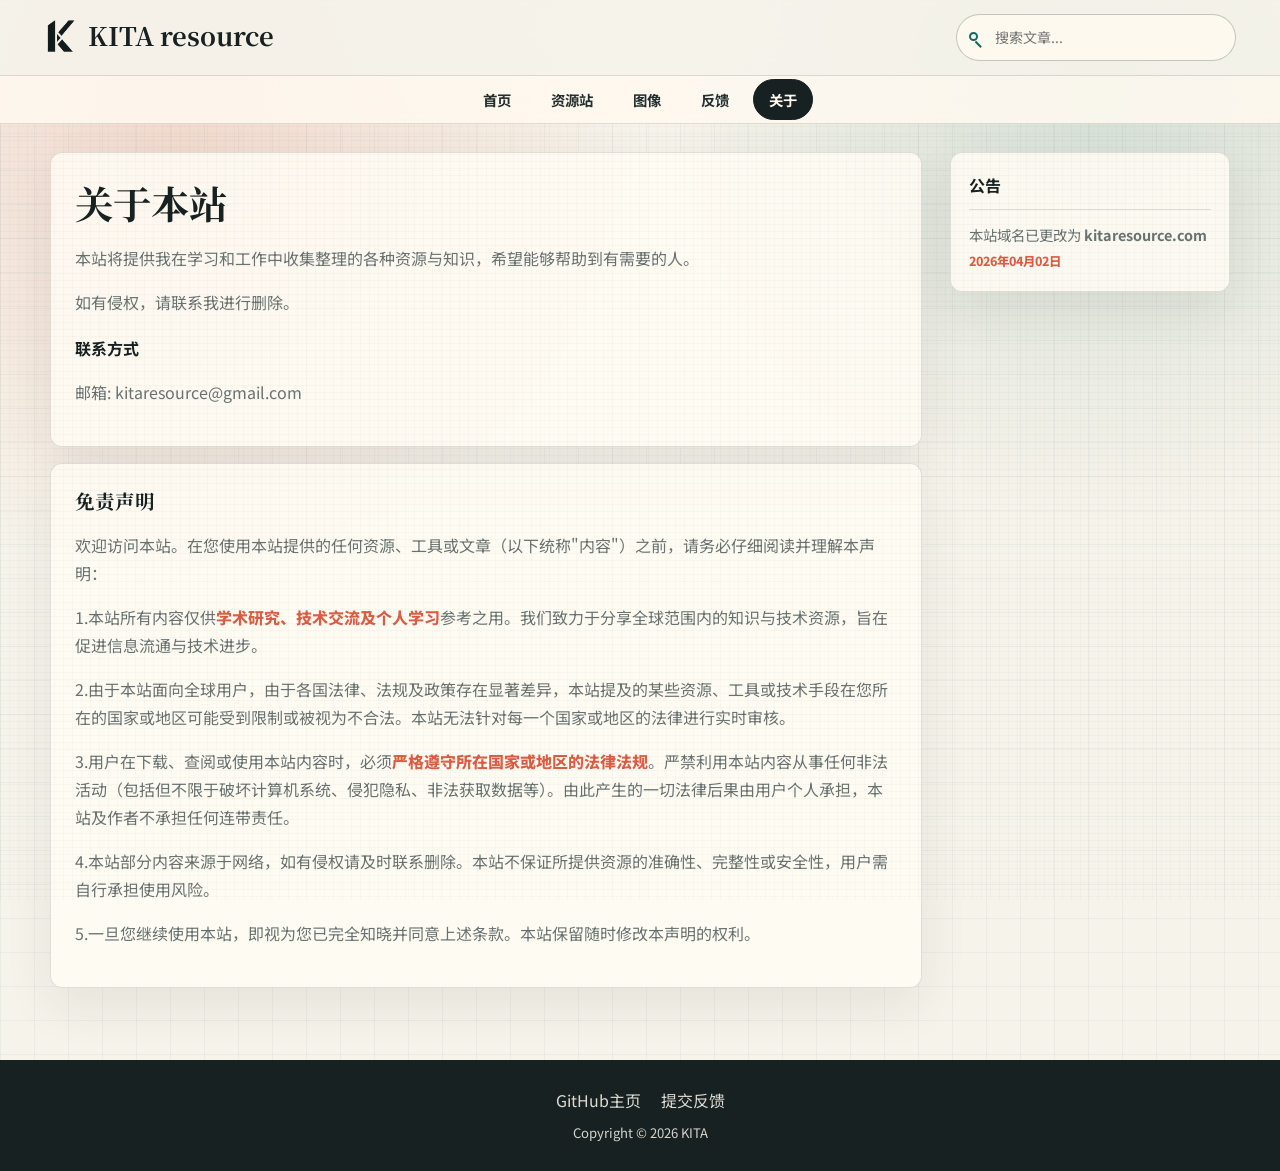
<file: about.html>
<!DOCTYPE html>
<html lang="zh">

<head>
    <meta charset="UTF-8">
    <meta name="viewport" content="width=device-width, initial-scale=1.0">
    <title>关于 — KITA resource</title>
    <meta name="description" content="关于KITA resource网站的介绍与免责声明。">
    <link rel="stylesheet" href="blog.css">
    <link rel="icon" type="image/png" href="assets/kita-logo-64.png">
</head>

<body>
    <header>
        <h1><a href="index.html"><img src="assets/kita-logo-64.png" alt="" class="site-logo">KITA resource</a></h1>
        <div class="search-box">
            <input type="search" id="searchInput" placeholder="搜索文章...">
            <div class="search-results" id="searchResults"></div>
        </div>
    </header>

    <nav>
        <input type="checkbox" id="menu-toggle" />
        <label for="menu-toggle" class="menu-icon">&#9776;</label>
        <div class="menu-links">
            <a href="index.html">首页</a>
            <a href="resource.html">资源站</a>
            <a href="pictures.html">图像</a>
            <a href="contact.html">反馈</a>
            <a href="about.html" class="active">关于</a>
        </div>
    </nav>

    <div class="page-body">
        <main>
            <div class="post">
                <h1>关于本站</h1>
                <p>本站将提供我在学习和工作中收集整理的各种资源与知识，希望能够帮助到有需要的人。</p>
                <p>如有侵权，请联系我进行删除。</p>
                <h4>联系方式</h4>
                <p>邮箱: kitaresource@gmail.com</p>
            </div>

            <div class="post">
                <h2>免责声明</h2>
                <p>欢迎访问本站。在您使用本站提供的任何资源、工具或文章（以下统称"内容"）之前，请务必仔细阅读并理解本声明：</p>
                <p>1.本站所有内容仅供<span class="important-text">学术研究、技术交流及个人学习</span>参考之用。我们致力于分享全球范围内的知识与技术资源，旨在促进信息流通与技术进步。
                </p>
                <p>2.由于本站面向全球用户，由于各国法律、法规及政策存在显著差异，本站提及的某些资源、工具或技术手段在您所在的国家或地区可能受到限制或被视为不合法。本站无法针对每一个国家或地区的法律进行实时审核。</p>
                <p>3.用户在下载、查阅或使用本站内容时，必须<span
                        class="important-text">严格遵守所在国家或地区的法律法规</span>。严禁利用本站内容从事任何非法活动（包括但不限于破坏计算机系统、侵犯隐私、非法获取数据等）。由此产生的一切法律后果由用户个人承担，本站及作者不承担任何连带责任。
                </p>
                <p>4.本站部分内容来源于网络，如有侵权请及时联系删除。本站不保证所提供资源的准确性、完整性或安全性，用户需自行承担使用风险。</p>
                <p>5.一旦您继续使用本站，即视为您已完全知晓并同意上述条款。本站保留随时修改本声明的权利。</p>
            </div>
        </main>

        <aside>
            <div class="announcement-bar">
                <h3>公告</h3>
                <div class="notice-item">
                    <div>本站域名已更改为 <strong>kitaresource.com</strong></div>
                    <div class="notice-date">2026年04月02日</div>
                </div>
            </div>
        </aside>
    </div>

    <footer>
        <div class="footer-content">
            <nav class="footer-links">
                <a href="https://github.com/kitai19019/" target="_blank">GitHub主页</a>
                <a href="contact.html">提交反馈</a>
            </nav>
            <p class="copyright">Copyright &copy; 2026 KITA</p>
        </div>
    </footer>
</body>

</html>
</file>
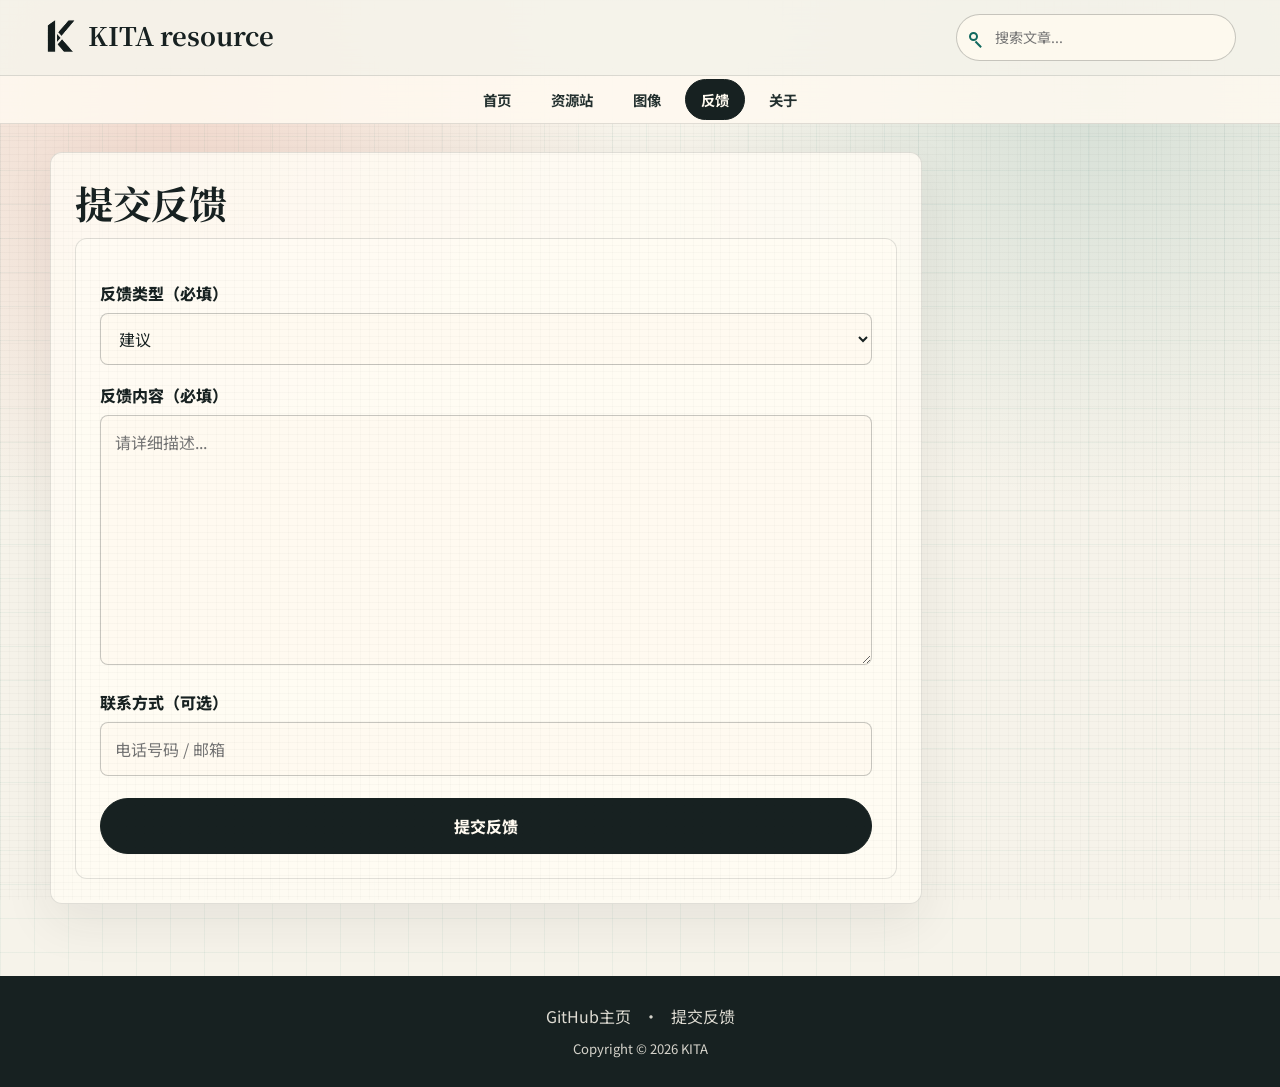
<file: contact.html>
<!DOCTYPE html>
<html lang="zh">

<head>
    <meta charset="UTF-8">
    <meta name="viewport" content="width=device-width, initial-scale=1.0">
    <title>提交反馈 — KITA resource</title>
    <meta name="description" content="向KITA resource提交反馈、建议或资源请求。">
    <link rel="stylesheet" href="blog.css">
    <link rel="icon" type="image/png" href="assets/kita-logo-64.png">
</head>

<body>
    <header>
        <h1><a href="index.html"><img src="assets/kita-logo-64.png" alt="" class="site-logo">KITA resource</a></h1>
        <div class="search-box">
            <input type="search" id="searchInput" placeholder="搜索文章...">
            <div class="search-results" id="searchResults"></div>
        </div>
    </header>

    <nav>
        <input type="checkbox" id="menu-toggle" />
        <label for="menu-toggle" class="menu-icon">&#9776;</label>
        <div class="menu-links">
            <a href="index.html">首页</a>
            <a href="resource.html">资源站</a>
            <a href="pictures.html">图像</a>
            <a href="contact.html" class="active">反馈</a>
            <a href="about.html">关于</a>
        </div>
    </nav>

    <div class="page-body">
        <main>
            <div class="post">
                <h1>提交反馈</h1>
                <form action="https://api.web3forms.com/submit" method="POST" id="feedbackForm">
                    <input type="hidden" name="access_key" value="5051d239-8091-474a-8a7c-e8c43d040cc6">

                    <label>反馈类型（必填）</label>
                    <select name="type" required>
                        <option value="建议">建议</option>
                        <option value="Bug报告">Bug报告</option>
                        <option value="资源请求">资源请求</option>
                        <option value="其他">其他</option>
                    </select>

                    <label>反馈内容（必填）</label>
                    <textarea name="message" rows="8" placeholder="请详细描述..." required></textarea>

                    <label>联系方式（可选）</label>
                    <input type="text" name="contact" placeholder="电话号码 / 邮箱">

                    <!-- Anti-spam hidden field -->
                    <input type="checkbox" name="botcheck" style="display:none;">

                    <button type="submit">提交反馈</button>
                </form>
            </div>
        </main>
    </div>

    <footer>
        <div class="footer-content">
            <nav class="footer-links">
                <a href="https://github.com/kitai19019/" target="_blank">GitHub主页</a> •
                <a href="contact.html">提交反馈</a>
            </nav>
            <p class="copyright">Copyright &copy; 2026 KITA</p>
        </div>
    </footer>

    <script>
        document.getElementById('feedbackForm').addEventListener('submit', function (e) {
            const btn = this.querySelector('button[type="submit"]');
            btn.textContent = '提交中...';
            btn.disabled = true;
            // web3forms will handle the redirect; show feedback after delay
            setTimeout(() => {
                alert('✅ 反馈提交成功！感谢你～我会尽快查看！');
                window.location.href = 'index.html';
            }, 1200);
        });
    </script>
</body>

</html>
</file>
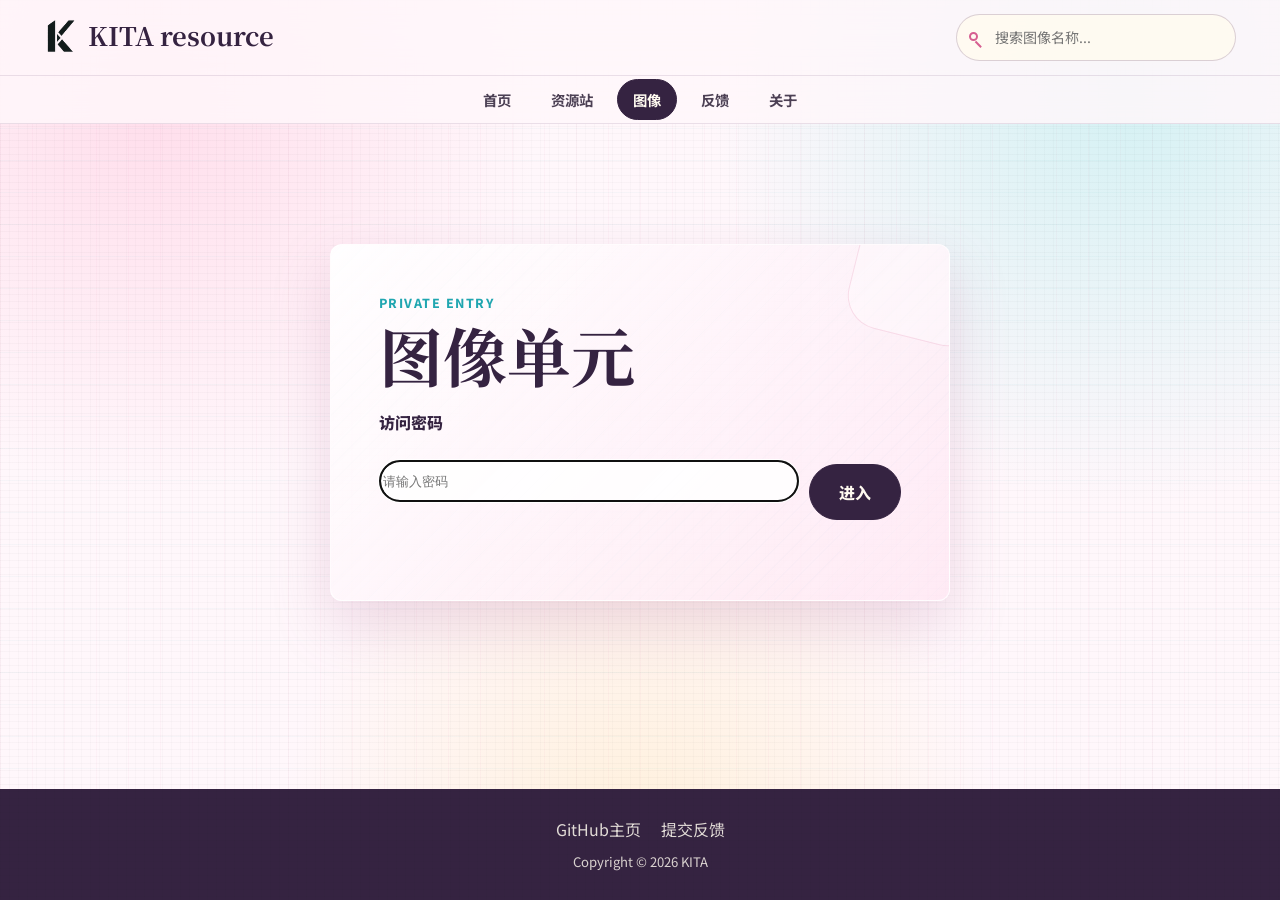
<file: pictures.html>
<!DOCTYPE html>
<html lang="zh">

<head>
    <meta charset="UTF-8">
    <meta name="viewport" content="width=device-width, initial-scale=1.0">
    <title>图像 — KITA resource</title>
    <meta name="description" content="KITA 使用模型制作的图像展示页，自动从公开图片仓库读取并按文件名排序。">
    <link rel="canonical" href="https://kitaresource.com/pictures.html">
    <link rel="stylesheet" href="blog.css">
    <link rel="icon" type="image/png" href="assets/kita-logo-64.png">
</head>

<body class="picture-page picture-locked">
    <header>
        <h1><a href="index.html"><img src="assets/kita-logo-64.png" alt="" class="site-logo">KITA resource</a></h1>
        <div class="search-box">
            <input type="search" id="searchInput" placeholder="搜索图像名称...">
            <div class="search-results" id="searchResults"></div>
        </div>
    </header>

    <nav>
        <input type="checkbox" id="menu-toggle" />
        <label for="menu-toggle" class="menu-icon">&#9776;</label>
        <div class="menu-links">
            <a href="index.html">首页</a>
            <a href="resource.html">资源站</a>
            <a href="pictures.html" class="active">图像</a>
            <a href="contact.html">反馈</a>
            <a href="about.html">关于</a>
        </div>
    </nav>

    <main class="picture-shell">
        <section class="picture-gate" id="pictureGate" aria-labelledby="pictureGateTitle">
            <div class="eyebrow">PRIVATE ENTRY</div>
            <h1 id="pictureGateTitle">图像单元</h1>
            <form class="picture-gate-form" id="pictureGateForm">
                <label for="picturePassword">访问密码</label>
                <div class="picture-password-row">
                    <input type="password" id="picturePassword" autocomplete="current-password" placeholder="请输入密码">
                    <button type="submit" class="btn">进入</button>
                </div>
                <p class="picture-gate-message" id="pictureGateMessage" aria-live="polite"></p>
            </form>
        </section>

        <div class="picture-content" id="pictureContent" hidden>
        <section class="picture-hero" aria-labelledby="pictureTitle">
            <div>
                <div class="eyebrow">MODEL IMAGE GALLERY</div>
                <h1 id="pictureTitle">图像</h1>
                <p>这里展示我使用模型制作的图片。页面会从公开图片仓库自动读取文件列表，并按文件名的字母顺序竖排展示。</p>
            </div>
            <div class="picture-hero-badge" aria-label="图像仓库">
                <span>Source</span>
                <strong>KITAI19019/pictures</strong>
            </div>
        </section>

        <div class="picture-layout">
            <aside class="picture-sidebar" aria-label="按首字母筛选">
                <div class="picture-sidebar-inner">
                    <h2>首字母</h2>
                    <div class="letter-list" id="letterList">
                        <button type="button" class="letter-chip active" data-letter="all">全部</button>
                    </div>
                </div>
            </aside>

            <section class="picture-gallery" aria-live="polite">
                <div class="picture-toolbar">
                    <div>
                        <span class="picture-count" id="pictureCount">读取中</span>
                        <p id="pictureStatus">正在整理图像列表...</p>
                    </div>
                    <a class="btn secondary" href="https://github.com/KITAI19019/pictures" target="_blank" rel="noopener">查看仓库</a>
                </div>
                <div class="picture-list" id="pictureList"></div>
            </section>
        </div>
        </div>
    </main>

    <footer>
        <div class="footer-content">
            <nav class="footer-links">
                <a href="https://github.com/kitai19019/" target="_blank">GitHub主页</a>
                <a href="contact.html">提交反馈</a>
            </nav>
            <p class="copyright">Copyright &copy; 2026 KITA</p>
        </div>
    </footer>

    <script src="scripts.js"></script>
    <script src="pictures.js"></script>
</body>

</html>
</file>
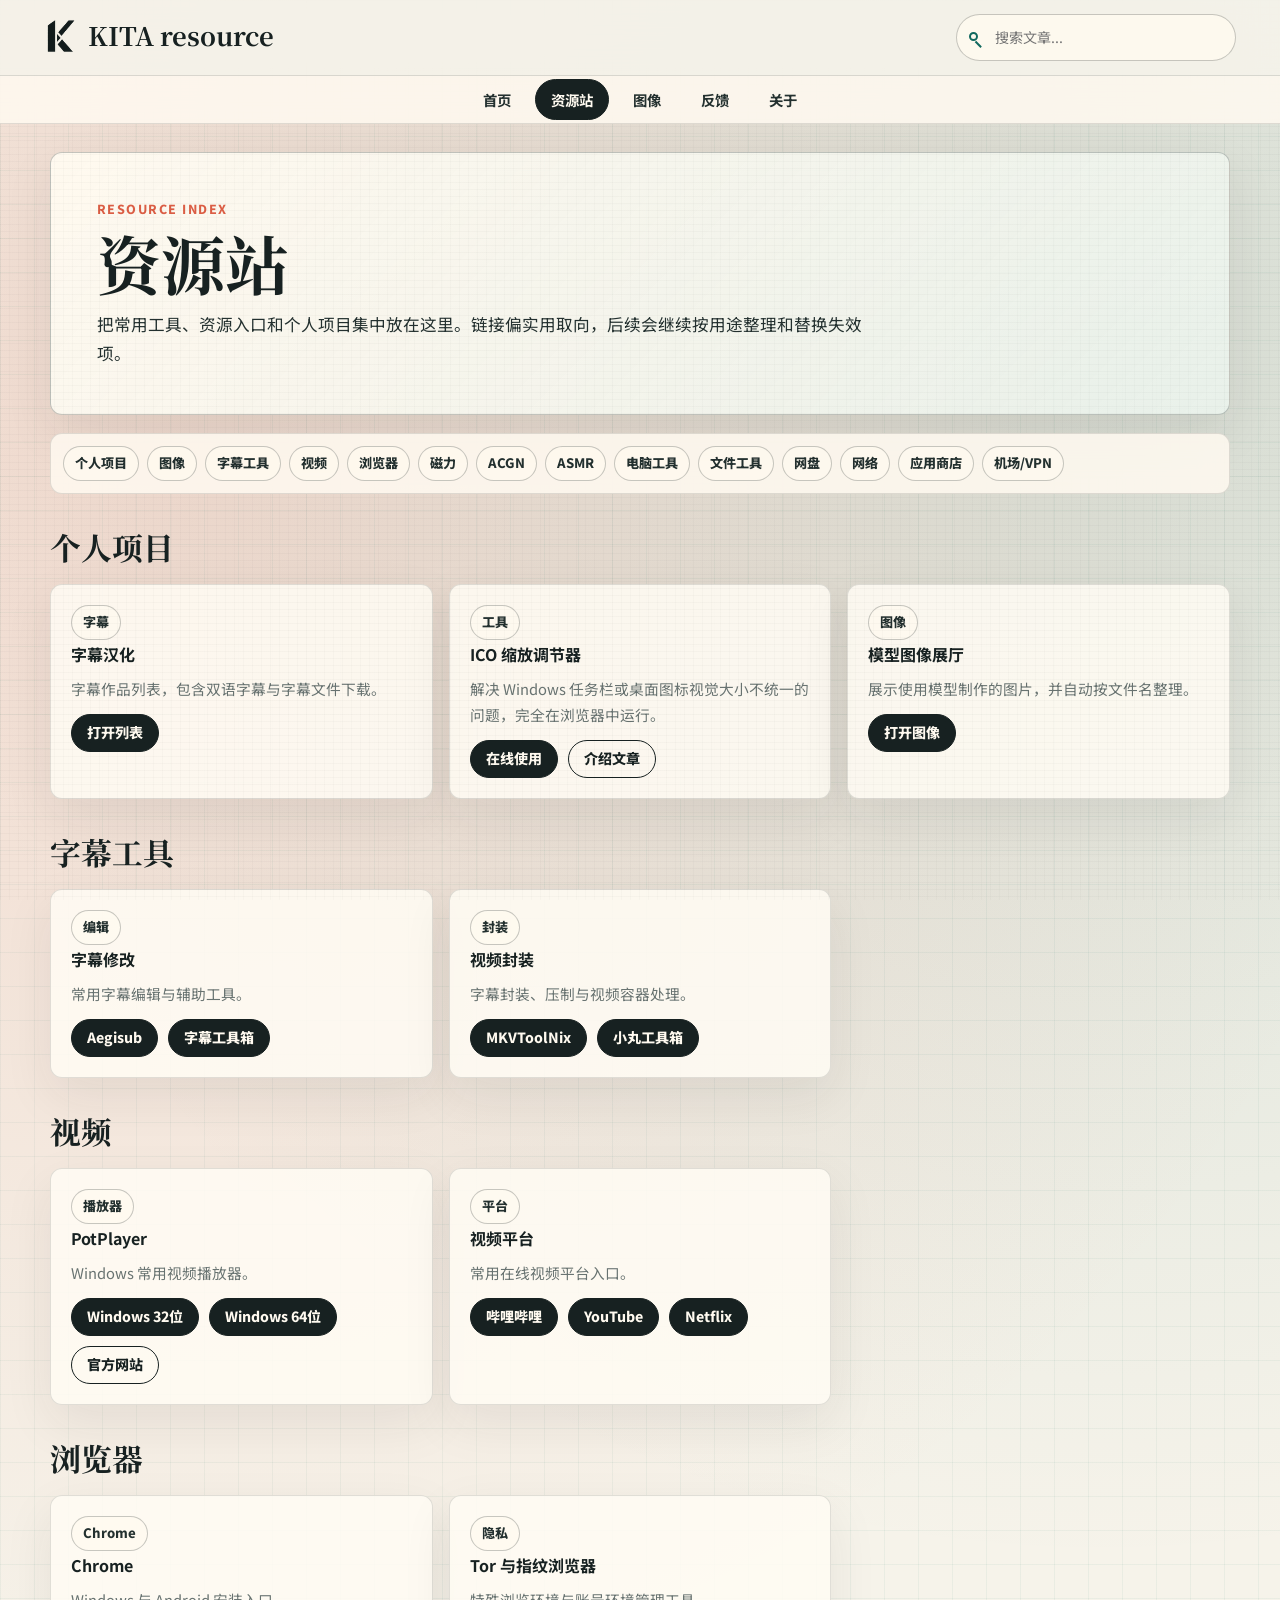
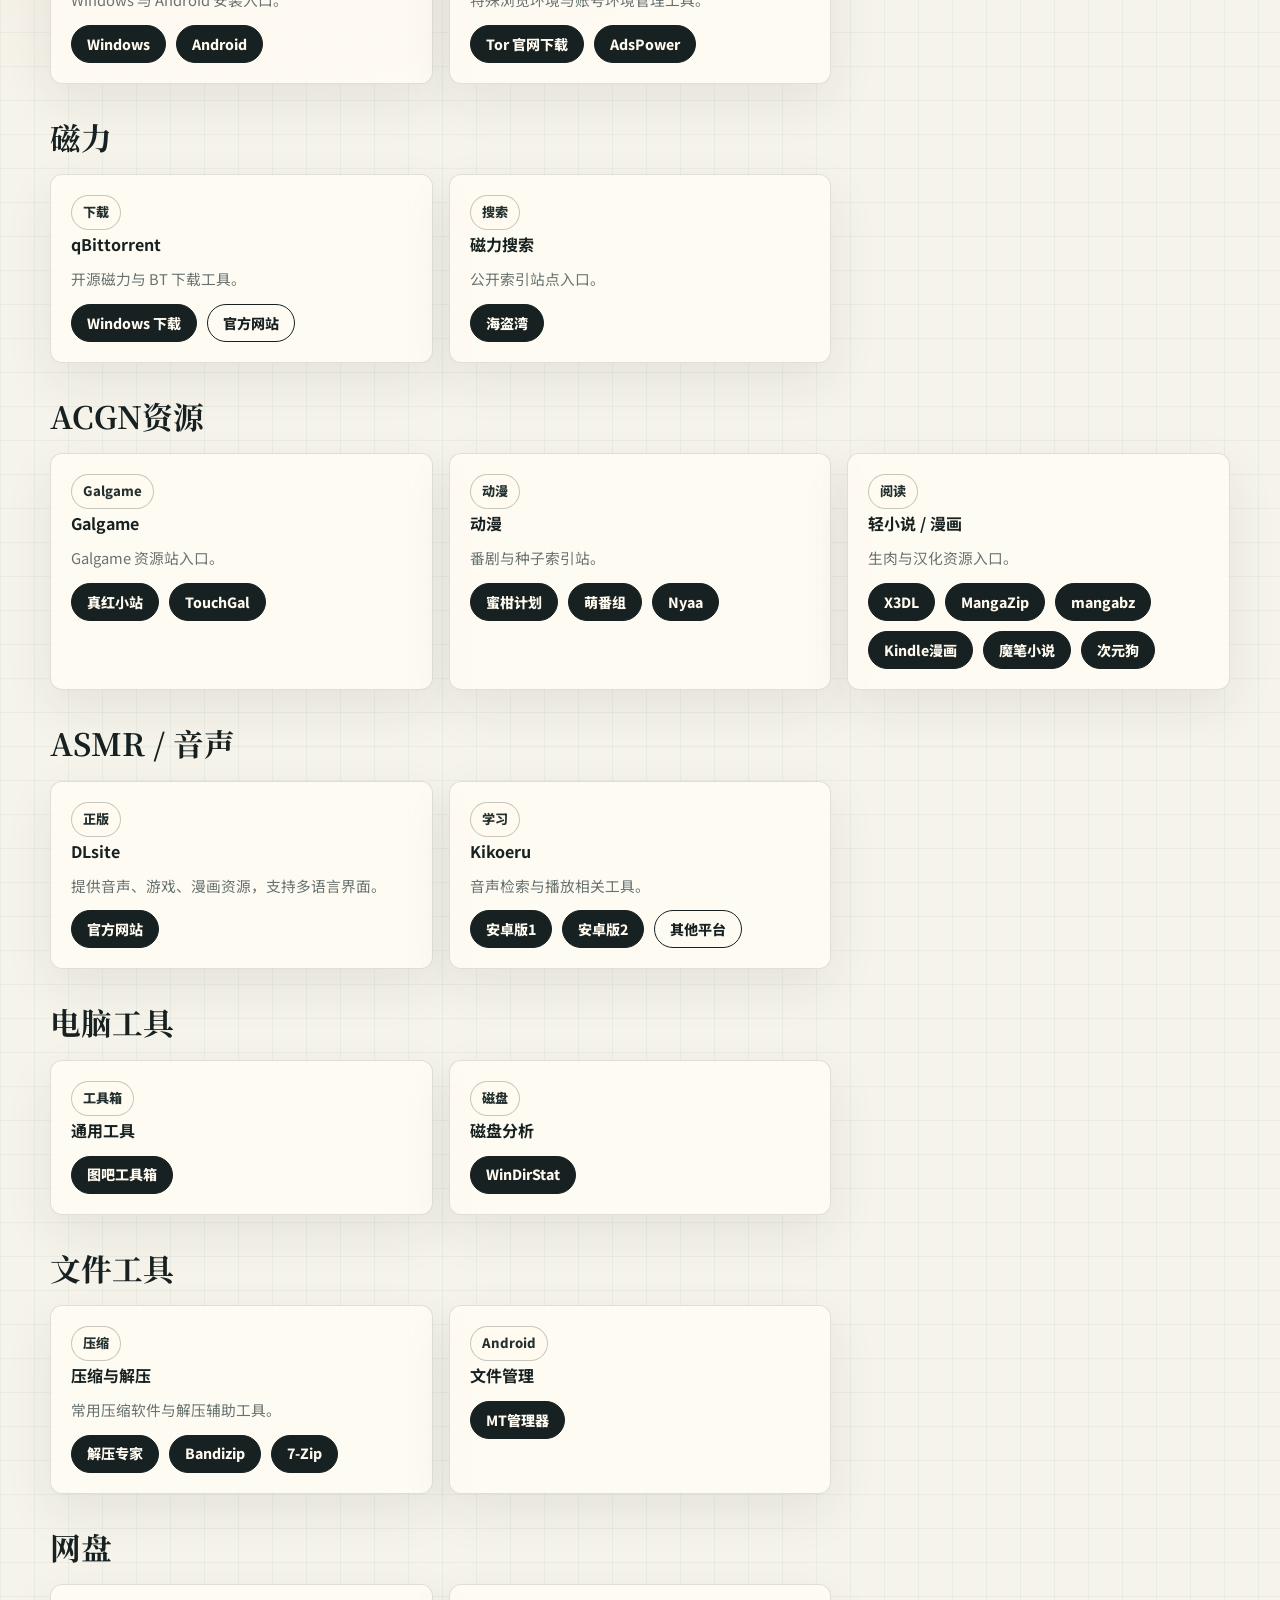
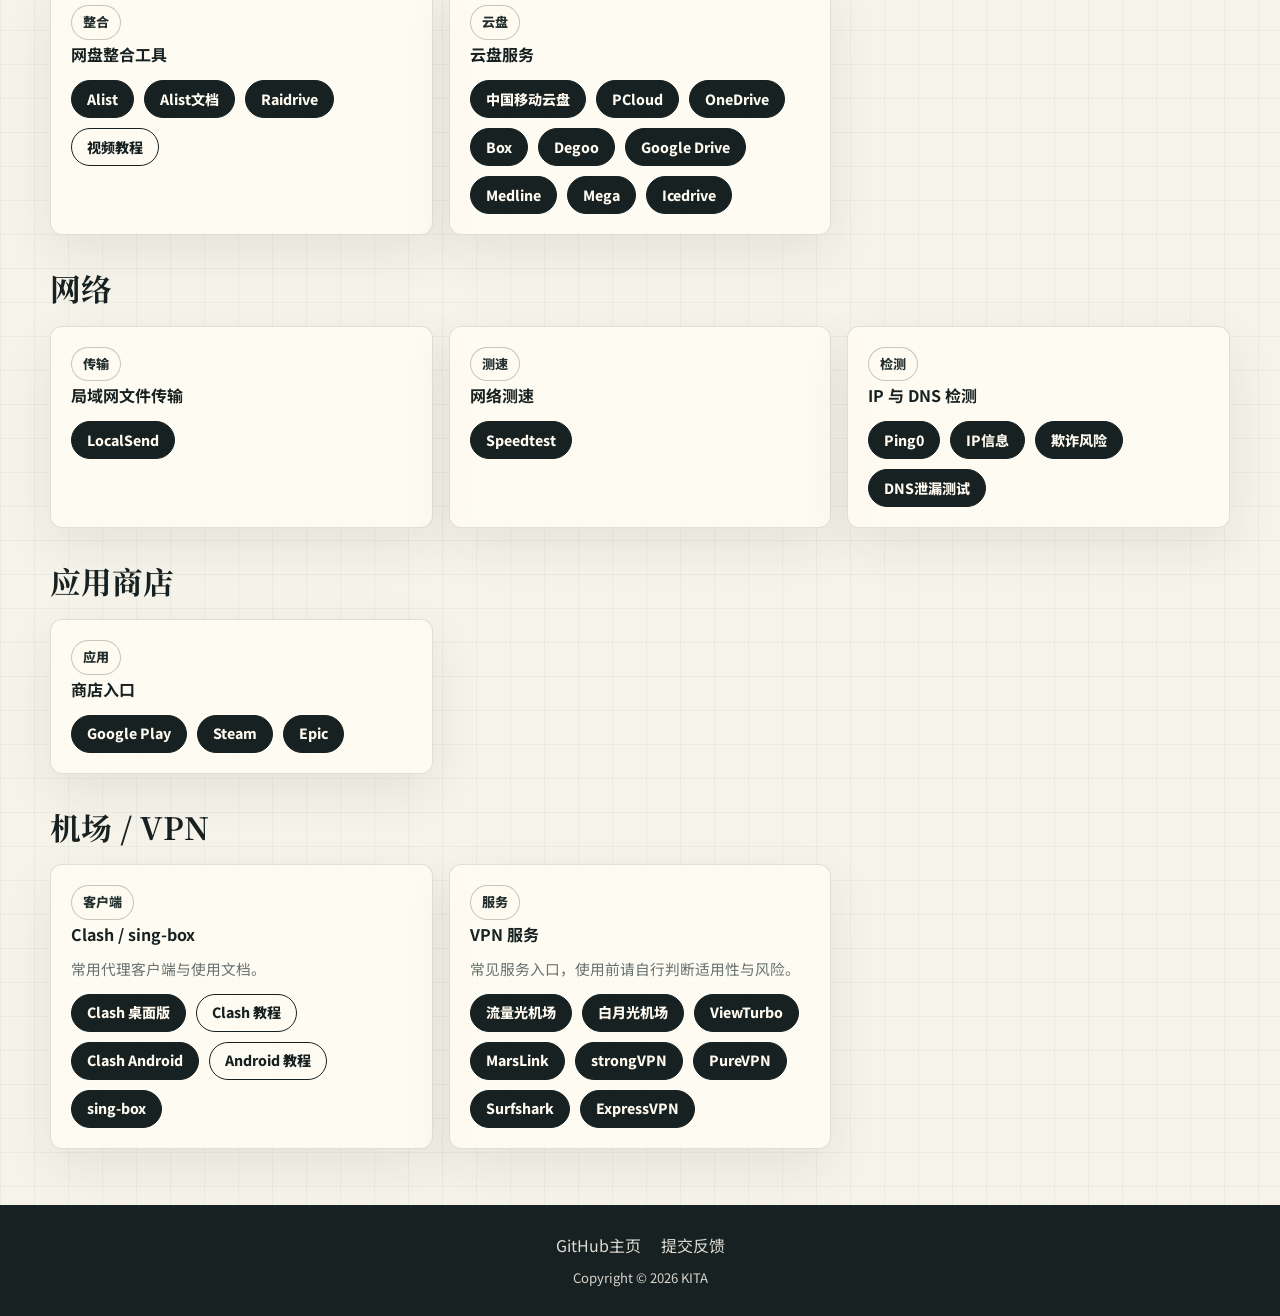
<file: resource.html>
<!DOCTYPE html>
<html lang="zh">

<head>
    <meta charset="UTF-8">
    <meta name="viewport" content="width=device-width, initial-scale=1.0">
    <title>资源站 — KITA resource</title>
    <meta name="description" content="KITA资源站，收录字幕工具、视频工具、浏览器、磁力搜索、ACGN资源、网盘、网络工具与VPN等实用资源。">
    <link rel="stylesheet" href="blog.css">
    <link rel="icon" type="image/png" href="assets/kita-logo-64.png">
</head>

<body>
    <header>
        <h1><a href="index.html"><img src="assets/kita-logo-64.png" alt="" class="site-logo">KITA resource</a></h1>
        <div class="search-box">
            <input type="search" id="searchInput" placeholder="搜索文章...">
            <div class="search-results" id="searchResults"></div>
        </div>
    </header>

    <nav>
        <input type="checkbox" id="menu-toggle" />
        <label for="menu-toggle" class="menu-icon">&#9776;</label>
        <div class="menu-links">
            <a href="index.html">首页</a>
            <a href="resource.html" class="active">资源站</a>
            <a href="pictures.html">图像</a>
            <a href="contact.html">反馈</a>
            <a href="about.html">关于</a>
        </div>
    </nav>

    <main class="resource-shell">
        <section class="resource-hero">
            <div class="eyebrow">RESOURCE INDEX</div>
            <h1>资源站</h1>
            <p>把常用工具、资源入口和个人项目集中放在这里。链接偏实用取向，后续会继续按用途整理和替换失效项。</p>
        </section>

        <div class="resource-nav" aria-label="资源分类">
            <a href="#projects">个人项目</a>
            <a href="pictures.html">图像</a>
            <a href="#subtitles">字幕工具</a>
            <a href="#videos">视频</a>
            <a href="#browsers">浏览器</a>
            <a href="#magnets">磁力</a>
            <a href="#acgn">ACGN</a>
            <a href="#asmr">ASMR</a>
            <a href="#tools">电脑工具</a>
            <a href="#filetools">文件工具</a>
            <a href="#cloud">网盘</a>
            <a href="#network">网络</a>
            <a href="#stores">应用商店</a>
            <a href="#vpn">机场/VPN</a>
        </div>

        <section class="resource-section" id="projects">
            <h2>个人项目</h2>
            <div class="resource-grid">
                <article class="resource-card">
                    <span class="tag">字幕</span>
                    <h3>字幕汉化</h3>
                    <p>字幕作品列表，包含双语字幕与字幕文件下载。</p>
                    <div class="resource-links">
                        <a href="subtitle.html" class="btn">打开列表</a>
                    </div>
                </article>
                <article class="resource-card">
                    <span class="tag">工具</span>
                    <h3>ICO 缩放调节器</h3>
                    <p>解决 Windows 任务栏或桌面图标视觉大小不统一的问题，完全在浏览器中运行。</p>
                    <div class="resource-links">
                        <a href="https://icon.kitaresource.com" target="_blank" class="btn">在线使用</a>
                        <a href="icon-resizer.html" class="btn secondary">介绍文章</a>
                    </div>
                </article>
                <article class="resource-card">
                    <span class="tag">图像</span>
                    <h3>模型图像展厅</h3>
                    <p>展示使用模型制作的图片，并自动按文件名整理。</p>
                    <div class="resource-links">
                        <a href="pictures.html" class="btn">打开图像</a>
                    </div>
                </article>
            </div>
        </section>

        <section class="resource-section" id="subtitles">
            <h2>字幕工具</h2>
            <div class="resource-grid">
                <article class="resource-card">
                    <span class="tag">编辑</span>
                    <h3>字幕修改</h3>
                    <p>常用字幕编辑与辅助工具。</p>
                    <div class="resource-links">
                        <a href="https://github.com/Aegisub/Aegisub" target="_blank" class="btn">Aegisub</a>
                        <a href="https://zm.i8k.tv/" target="_blank" class="btn">字幕工具箱</a>
                    </div>
                </article>
                <article class="resource-card">
                    <span class="tag">封装</span>
                    <h3>视频封装</h3>
                    <p>字幕封装、压制与视频容器处理。</p>
                    <div class="resource-links">
                        <a href="https://mkvtoolnix.org/" target="_blank" class="btn">MKVToolNix</a>
                        <a href="https://maruko.appinn.me/" target="_blank" class="btn">小丸工具箱</a>
                    </div>
                </article>
            </div>
        </section>

        <section class="resource-section" id="videos">
            <h2>视频</h2>
            <div class="resource-grid">
                <article class="resource-card">
                    <span class="tag">播放器</span>
                    <h3>PotPlayer</h3>
                    <p>Windows 常用视频播放器。</p>
                    <div class="resource-links">
                        <a href="assets/PotPlayerSetup.exe" download>Windows 32位</a>
                        <a href="assets/PotPlayerSetup64.exe" download>Windows 64位</a>
                        <a href="https://potplayer.info/download/" target="_blank" class="btn secondary">官方网站</a>
                    </div>
                </article>
                <article class="resource-card">
                    <span class="tag">平台</span>
                    <h3>视频平台</h3>
                    <p>常用在线视频平台入口。</p>
                    <div class="resource-links">
                        <a href="https://www.bilibili.com/" target="_blank" class="btn">哔哩哔哩</a>
                        <a href="https://www.youtube.com/" target="_blank" class="btn">YouTube</a>
                        <a href="https://www.netflix.com/" target="_blank" class="btn">Netflix</a>
                    </div>
                </article>
            </div>
        </section>

        <section class="resource-section" id="browsers">
            <h2>浏览器</h2>
            <div class="resource-grid">
                <article class="resource-card">
                    <span class="tag">Chrome</span>
                    <h3>Chrome</h3>
                    <p>Windows 与 Android 安装入口。</p>
                    <div class="resource-links">
                        <a href="https://cloud.kitares.dpdns.org/file/app/1773977028608_ChromeSetup.exe" target="_blank" class="btn">Windows</a>
                        <a href="https://cloud.kitares.dpdns.org/file/app/1773977101645_Chrome_146.0.7680.119.apks" target="_blank" class="btn">Android</a>
                    </div>
                </article>
                <article class="resource-card">
                    <span class="tag">隐私</span>
                    <h3>Tor 与指纹浏览器</h3>
                    <p>特殊浏览环境与账号环境管理工具。</p>
                    <div class="resource-links">
                        <a href="https://www.torproject.org/download/" target="_blank" class="btn">Tor 官网下载</a>
                        <a href="https://www.adspower.net/share/sLPNup" target="_blank" class="btn">AdsPower</a>
                    </div>
                </article>
            </div>
        </section>

        <section class="resource-section" id="magnets">
            <h2>磁力</h2>
            <div class="resource-grid">
                <article class="resource-card">
                    <span class="tag">下载</span>
                    <h3>qBittorrent</h3>
                    <p>开源磁力与 BT 下载工具。</p>
                    <div class="resource-links">
                        <a href="assets/qbittorrent_5.1.4_x64_setup.exe" download>Windows 下载</a>
                        <a href="https://sourceforge.net/projects/qbittorrent/files/qbittorrent-win32/" target="_blank" class="btn secondary">官方网站</a>
                    </div>
                </article>
                <article class="resource-card">
                    <span class="tag">搜索</span>
                    <h3>磁力搜索</h3>
                    <p>公开索引站点入口。</p>
                    <div class="resource-links">
                        <a href="https://thepiratebay.org/index.html" target="_blank" class="btn">海盗湾</a>
                    </div>
                </article>
            </div>
        </section>

        <section class="resource-section" id="acgn">
            <h2>ACGN资源</h2>
            <div class="resource-grid">
                <article class="resource-card">
                    <span class="tag">Galgame</span>
                    <h3>Galgame</h3>
                    <p>Galgame 资源站入口。</p>
                    <div class="resource-links">
                        <a href="https://www.shinnku.com/" target="_blank" class="btn">真红小站</a>
                        <a href="https://www.touchgal.us/" target="_blank" class="btn">TouchGal</a>
                    </div>
                </article>
                <article class="resource-card">
                    <span class="tag">动漫</span>
                    <h3>动漫</h3>
                    <p>番剧与种子索引站。</p>
                    <div class="resource-links">
                        <a href="https://mikanani.me/Home/" target="_blank" class="btn">蜜柑计划</a>
                        <a href="https://bangumi.moe/" target="_blank" class="btn">萌番组</a>
                        <a href="https://nyaa.si/" target="_blank" class="btn">Nyaa</a>
                    </div>
                </article>
                <article class="resource-card">
                    <span class="tag">阅读</span>
                    <h3>轻小说 / 漫画</h3>
                    <p>生肉与汉化资源入口。</p>
                    <div class="resource-links">
                        <a href="https://x3dl.net/wp/" target="_blank" class="btn">X3DL</a>
                        <a href="https://manga-zip.app/home/" target="_blank" class="btn">MangaZip</a>
                        <a href="http://www.mangabz.com/" target="_blank" class="btn">mangabz</a>
                        <a href="https://www.lianzaimanhua.com/" target="_blank" class="btn">Kindle漫画</a>
                        <a href="https://mobinovels.com/" target="_blank" class="btn">魔笔小说</a>
                        <a href="https://www.acgndog.com/" target="_blank" class="btn">次元狗</a>
                    </div>
                </article>
            </div>
        </section>

        <section class="resource-section" id="asmr">
            <h2>ASMR / 音声</h2>
            <div class="resource-grid">
                <article class="resource-card">
                    <span class="tag">正版</span>
                    <h3>DLsite</h3>
                    <p>提供音声、游戏、漫画资源，支持多语言界面。</p>
                    <div class="resource-links">
                        <a href="https://www.dlsite.com/" target="_blank" class="btn">官方网站</a>
                    </div>
                </article>
                <article class="resource-card">
                    <span class="tag">学习</span>
                    <h3>Kikoeru</h3>
                    <p>音声检索与播放相关工具。</p>
                    <div class="resource-links">
                        <a href="https://cloud.kitares.dpdns.org/file/app/1772696642332_Kikoeru_5.1_0326_193855.apk" target="_blank" class="btn">安卓版1</a>
                        <a href="https://cloud.kitares.dpdns.org/file/app/1772697675821_Kikoeru_3.0.9.apk" target="_blank" class="btn">安卓版2</a>
                        <a href="https://github.com/vscodev/neokikoeru/releases" target="_blank" class="btn secondary">其他平台</a>
                    </div>
                </article>
            </div>
        </section>

        <section class="resource-section" id="tools">
            <h2>电脑工具</h2>
            <div class="resource-grid">
                <article class="resource-card">
                    <span class="tag">工具箱</span>
                    <h3>通用工具</h3>
                    <div class="resource-links">
                        <a href="https://tbtool.dawnstd.cn/download/" target="_blank" class="btn">图吧工具箱</a>
                    </div>
                </article>
                <article class="resource-card">
                    <span class="tag">磁盘</span>
                    <h3>磁盘分析</h3>
                    <div class="resource-links">
                        <a href="https://windirstat.net/download.html" target="_blank" class="btn">WinDirStat</a>
                    </div>
                </article>
            </div>
        </section>

        <section class="resource-section" id="filetools">
            <h2>文件工具</h2>
            <div class="resource-grid">
                <article class="resource-card">
                    <span class="tag">压缩</span>
                    <h3>压缩与解压</h3>
                    <p>常用压缩软件与解压辅助工具。</p>
                    <div class="resource-links">
                        <a href="https://www.unisapps.com/" target="_blank" class="btn">解压专家</a>
                        <a href="https://www.bandisoft.com/bandizip/dl.php?web" target="_blank" class="btn">Bandizip</a>
                        <a href="https://www.7-zip.org/" target="_blank" class="btn">7-Zip</a>
                    </div>
                </article>
                <article class="resource-card">
                    <span class="tag">Android</span>
                    <h3>文件管理</h3>
                    <div class="resource-links">
                        <a href="https://mt2.cn/download/" target="_blank" class="btn">MT管理器</a>
                    </div>
                </article>
            </div>
        </section>

        <section class="resource-section" id="cloud">
            <h2>网盘</h2>
            <div class="resource-grid">
                <article class="resource-card">
                    <span class="tag">整合</span>
                    <h3>网盘整合工具</h3>
                    <div class="resource-links">
                        <a href="https://github.com/AlistGo/alist" target="_blank" class="btn">Alist</a>
                        <a href="https://alistgo.com/zh/guide/#what-s-this" target="_blank" class="btn">Alist文档</a>
                        <a href="https://www.raidrive.com/zh-hans/download" target="_blank" class="btn">Raidrive</a>
                        <a href="https://www.youtube.com/watch?v=12QoxeljMoY&t=722s" target="_blank" class="btn secondary">视频教程</a>
                    </div>
                </article>
                <article class="resource-card">
                    <span class="tag">云盘</span>
                    <h3>云盘服务</h3>
                    <div class="resource-links">
                        <a href="https://yun.139.com/" target="_blank" class="btn">中国移动云盘</a>
                        <a href="https://www.pcloud.com/zh/" target="_blank" class="btn">PCloud</a>
                        <a href="https://www.microsoft.com/en-us/microsoft-365/onedrive/online-cloud-storage" target="_blank" class="btn">OneDrive</a>
                        <a href="https://app.box.com/" target="_blank" class="btn">Box</a>
                        <a href="https://degoo.com/" target="_blank" class="btn">Degoo</a>
                        <a href="https://workspace.google.com/products/drive/" target="_blank" class="btn">Google Drive</a>
                        <a href="https://www.medline.com/" target="_blank" class="btn">Medline</a>
                        <a href="https://mega.io/zh-hans/chatandmeetings" target="_blank" class="btn">Mega</a>
                        <a href="https://icedrive.net/" target="_blank" class="btn">Icedrive</a>
                    </div>
                </article>
            </div>
        </section>

        <section class="resource-section" id="network">
            <h2>网络</h2>
            <div class="resource-grid">
                <article class="resource-card">
                    <span class="tag">传输</span>
                    <h3>局域网文件传输</h3>
                    <div class="resource-links">
                        <a href="https://localsend.org/zh-CN/" target="_blank" class="btn">LocalSend</a>
                    </div>
                </article>
                <article class="resource-card">
                    <span class="tag">测速</span>
                    <h3>网络测速</h3>
                    <div class="resource-links">
                        <a href="https://www.speedtest.net/" target="_blank" class="btn">Speedtest</a>
                    </div>
                </article>
                <article class="resource-card">
                    <span class="tag">检测</span>
                    <h3>IP 与 DNS 检测</h3>
                    <div class="resource-links">
                        <a href="https://ping0.cc/" target="_blank" class="btn">Ping0</a>
                        <a href="https://ipinfo.io/" target="_blank" class="btn">IP信息</a>
                        <a href="https://scamalytics.com/ip" target="_blank" class="btn">欺诈风险</a>
                        <a href="https://ipleak.net/" target="_blank" class="btn">DNS泄漏测试</a>
                    </div>
                </article>
            </div>
        </section>

        <section class="resource-section" id="stores">
            <h2>应用商店</h2>
            <div class="resource-grid">
                <article class="resource-card">
                    <span class="tag">应用</span>
                    <h3>商店入口</h3>
                    <div class="resource-links">
                        <a href="https://cloud.kitares.dpdns.org/file/app/1772689418431_com.android.vending_47.0.13-290PR778616651-release.apk" target="_blank" class="btn">Google Play</a>
                        <a href="https://store.steampowered.com/" target="_blank" class="btn">Steam</a>
                        <a href="https://store.epicgames.com/" target="_blank" class="btn">Epic</a>
                    </div>
                </article>
            </div>
        </section>

        <section class="resource-section" id="vpn">
            <h2>机场 / VPN</h2>
            <div class="resource-grid">
                <article class="resource-card">
                    <span class="tag">客户端</span>
                    <h3>Clash / sing-box</h3>
                    <p>常用代理客户端与使用文档。</p>
                    <div class="resource-links">
                        <a href="https://www.clashverge.dev/install.html#__tabbed_1_1" target="_blank" class="btn">Clash 桌面版</a>
                        <a href="https://www.clashverge.dev/guide/quickstart.html" target="_blank" class="btn secondary">Clash 教程</a>
                        <a href="https://github.com/MetaCubeX/ClashMetaForAndroid/releases" target="_blank" class="btn">Clash Android</a>
                        <a href="https://clashmetaforandroid.org/" target="_blank" class="btn secondary">Android 教程</a>
                        <a href="https://sing-box.sagernet.org/zh/clients/" target="_blank" class="btn">sing-box</a>
                    </div>
                </article>
                <article class="resource-card">
                    <span class="tag">服务</span>
                    <h3>VPN 服务</h3>
                    <p>常见服务入口，使用前请自行判断适用性与风险。</p>
                    <div class="resource-links">
                        <a href="https://llg01.com/#/register?code=GuYq9Rkz" target="_blank" class="btn">流量光机场</a>
                        <a href="https://www.sibker.com/register?invite_code=hVMw9gNZ" target="_blank" class="btn">白月光机场</a>
                        <a href="https://link.vtfly.com/register?share_id=40225a7e-b225-4467-b5b6-f1f07b10832a&lang=zh" target="_blank" class="btn">ViewTurbo</a>
                        <a href="http://web.marslinkvpn.com/register?share_id=40225a7e-b225-4467-b5b6-f1f07b10832a" target="_blank" class="btn">MarsLink</a>
                        <a href="https://strongvpn.com/" target="_blank" class="btn">strongVPN</a>
                        <a href="https://bittly.cc/purevpn" target="_blank" class="btn">PureVPN</a>
                        <a href="https://bittly.cc/Surfshark" target="_blank" class="btn">Surfshark</a>
                        <a href="https://bittly.cc/expressvpn" target="_blank" class="btn">ExpressVPN</a>
                    </div>
                </article>
            </div>
        </section>
    </main>

    <footer>
        <div class="footer-content">
            <nav class="footer-links">
                <a href="https://github.com/kitai19019/" target="_blank">GitHub主页</a>
                <a href="contact.html">提交反馈</a>
            </nav>
            <p class="copyright">Copyright &copy; 2026 KITA</p>
        </div>
    </footer>

    <script src="scripts.js"></script>
</body>

</html>
</file>
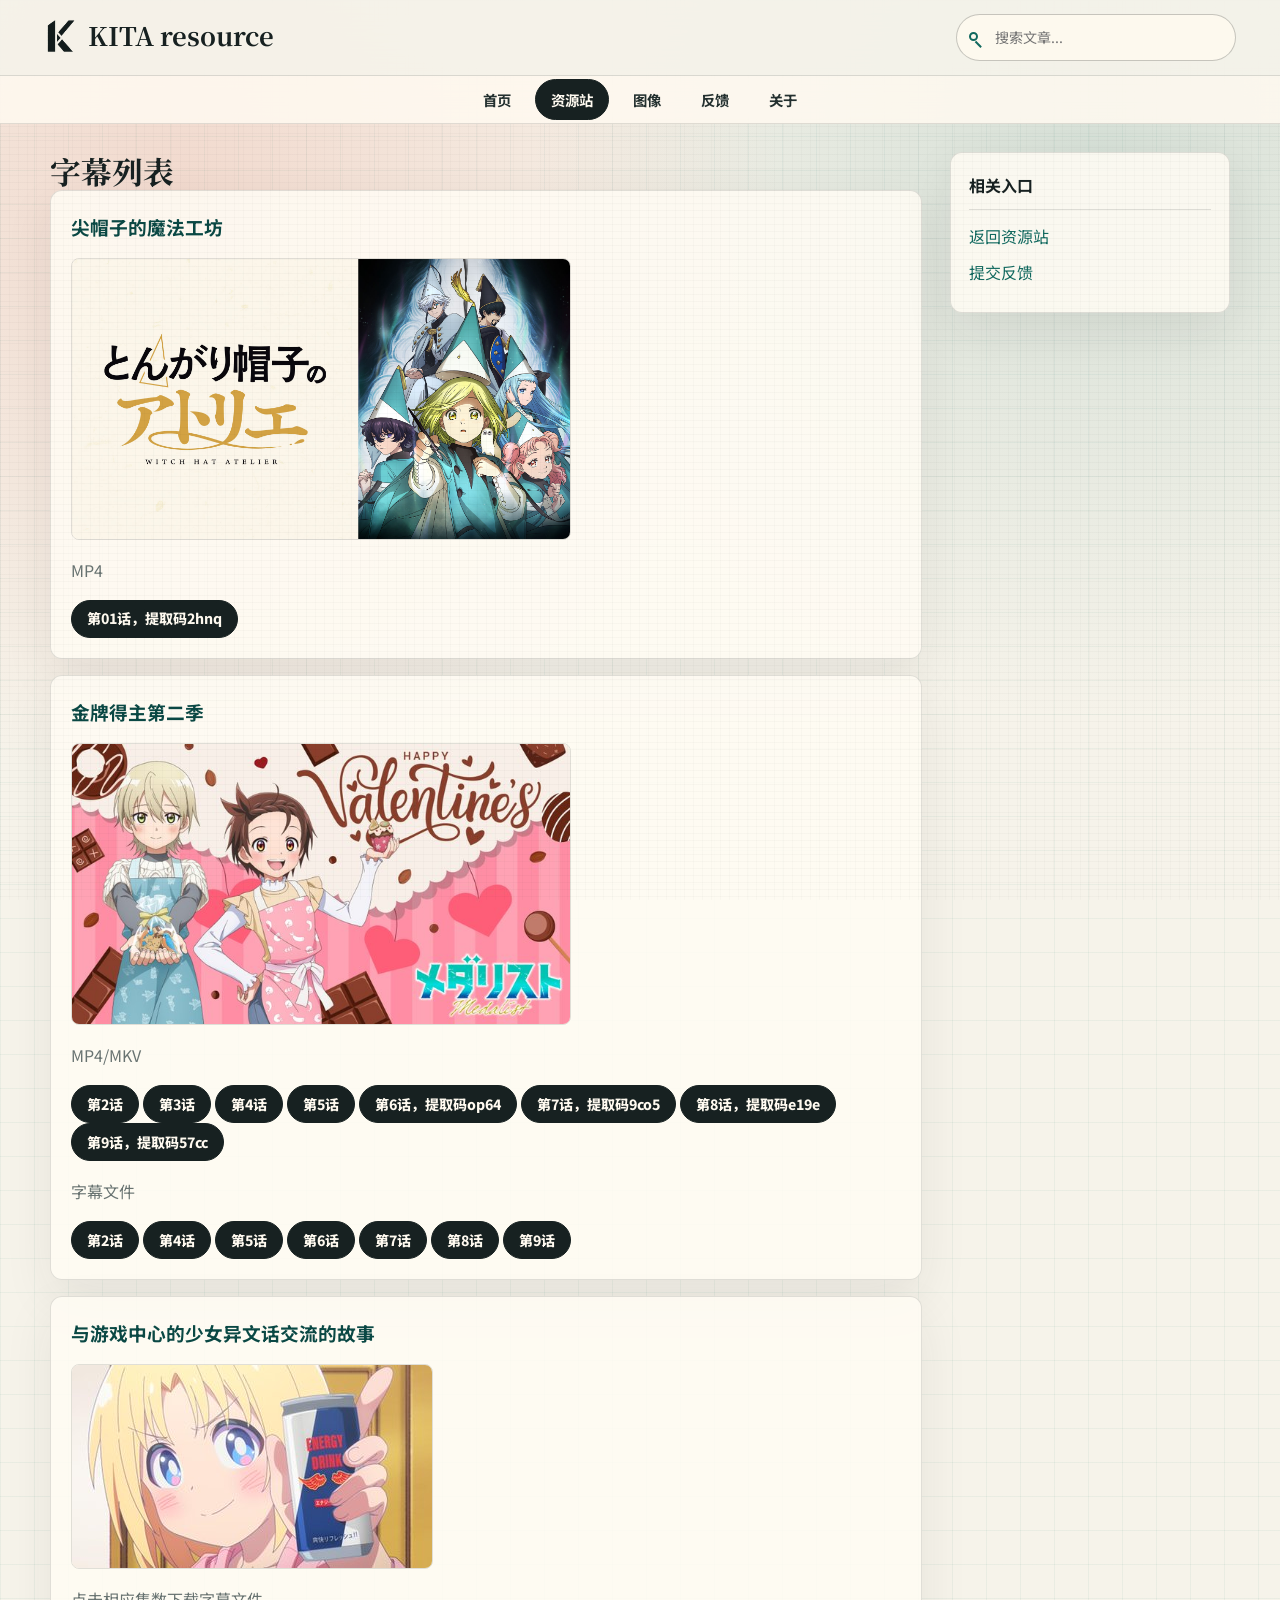
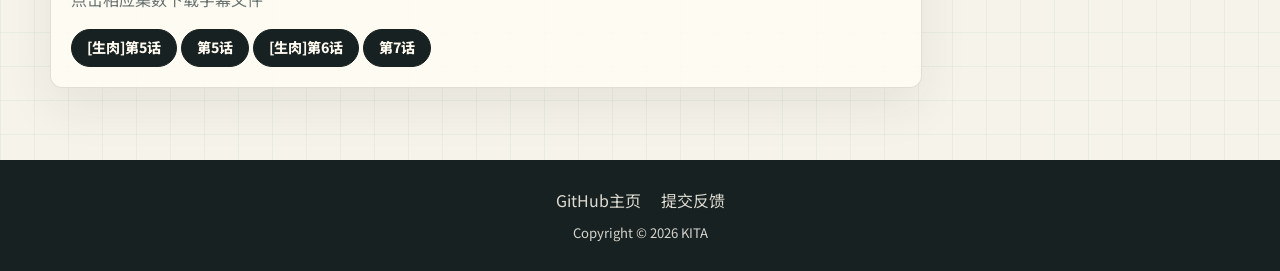
<file: subtitle.html>
<!DOCTYPE html>
<html lang="zh">

<head>
    <meta charset="UTF-8">
    <meta name="viewport" content="width=device-width, initial-scale=1.0">
    <title>字幕汉化 — KITA resource</title>
    <meta name="description" content="KITA字幕汉化作品列表，包含双语字幕下载。">
    <link rel="stylesheet" href="blog.css">
    <link rel="icon" type="image/png" href="assets/kita-logo-64.png">
    <!-- Google tag (gtag.js) -->
    <script async src="https://www.googletagmanager.com/gtag/js?id=G-E6Z9MSH7X2"></script>
    <script>
        window.dataLayer = window.dataLayer || [];
        function gtag() { dataLayer.push(arguments); }
        gtag('js', new Date());
        gtag('config', 'G-E6Z9MSH7X2');
    </script>
</head>

<body>
    <header>
        <h1><a href="index.html"><img src="assets/kita-logo-64.png" alt="" class="site-logo">KITA resource</a></h1>
        <div class="search-box">
            <input type="search" id="searchInput" placeholder="搜索文章...">
            <div class="search-results" id="searchResults"></div>
        </div>
    </header>

    <nav>
        <input type="checkbox" id="menu-toggle" />
        <label for="menu-toggle" class="menu-icon">&#9776;</label>
        <div class="menu-links">
            <a href="index.html">首页</a>
            <a href="resource.html" class="active">资源站</a>
            <a href="pictures.html">图像</a>
            <a href="contact.html">反馈</a>
            <a href="about.html">关于</a>
        </div>
    </nav>

    <div class="page-body">
        <main>
            <section id="works">
                <h2>字幕列表</h2>

                <div class="work-item">
                    <h3>尖帽子的魔法工坊</h3>
                    <img src="assets/chatu/tongari-hat_main.jpg" alt="尖帽子的魔法工坊" style="max-width:500px;">
                    <p>MP4</p>
                    <a href="https://yun.139.com/shareweb/#/w/i/2uh8U4dfhrp7a" download class="transl">第01话，提取码2hnq</a>
                </div>

                <div class="work-item">
                    <h3>金牌得主第二季</h3>
                    <img src="assets/Medalist.jpg" alt="金牌得主第二季" style="max-width:500px;">
                    <p>MP4/MKV</p>
                    <a href="https://cloud.kitares.dpdns.org/file/Medalist/1772690602977__KITA_medalistSE202.mp4"
                        download class="transl">第2话</a>
                    <a href="https://cloud.kitares.dpdns.org/file/Medalist/1772694770141__KITA_Medalist.S02E03.mp4"
                        download class="transl">第3话</a>
                    <a href="https://cloud.kitares.dpdns.org/file/Medalist/1772690519059__KITA_Medalist.S02E04.mp4"
                        download class="transl">第4话</a>
                    <a href="https://cloud.kitares.dpdns.org/file/Medalist/1772690575526__KITA_Medalist.S02E05.mp4"
                        download class="transl">第5话</a>
                    <a href="https://yun.139.com/shareweb/#/w/i/2u8op9K91Hva6" download class="transl">第6话，提取码op64</a>
                    <a href="https://yun.139.com/shareweb/#/w/i/2tyafkwb00Xsv" download class="transl">第7话，提取码9co5</a>
                    <a href="https://yun.139.com/shareweb/#/w/i/2tQE7Nmz8tzx8" download class="transl">第8话，提取码e19e</a>
                    <a href="https://yun.139.com/shareweb/#/w/i/2tZvSfh6Xuvq7" download class="transl">第9话，提取码57cc</a>
                    <p>字幕文件</p>
                    <a href="assets/KITAMedalist.S02E02.ass" download class="transl">第2话</a>
                    <a href="assets/KITAMedalist.S02E04.ass" download class="transl">第4话</a>
                    <a href="assets/KITAMedalist.S02E05.ass" download class="transl">第5话</a>
                    <a href="assets/KITAMedalist.S02E06.ass" download class="transl">第6话</a>
                    <a href="assets/KITAMedalist.S02E07.ass" download class="transl">第7话</a>
                    <a href="assets/KITAMedalist.S 02E08.ass" download class="transl">第8话</a>
                    <a href="assets/KITAMedalist.S02E09.ass" download class="transl">第9话</a>
                </div>

                <div class="work-item">
                    <h3>与游戏中心的少女异文话交流的故事</h3>
                    <img src="assets/gamecenter.jpg" alt="游戏中心的少女" style="max-width:500px;">
                    <p>点击相应集数下载字幕文件</p>
                    <a href="assets/KITAGamecenter05_ja.ass" download class="transl">[生肉]第5话</a>
                    <a href="assets/KITAGamecenter05.ass" download class="transl">第5话</a>
                    <a href="assets/KITAGamecenter06_ja.ass" download class="transl">[生肉]第6话</a>
                    <a href="assets/KITAGamecenter07.ass" download class="transl">第7话</a>
                </div>
            </section>
        </main>

        <aside>
            <div class="sidebar-section">
                <h3>相关入口</h3>
                <ul>
                    <li><a href="resource.html">返回资源站</a></li>
                    <li><a href="contact.html">提交反馈</a></li>
                </ul>
            </div>
        </aside>
    </div>

    <script src="scripts.js"></script>

    <footer>
        <div class="footer-content">
            <nav class="footer-links">
                <a href="https://github.com/kitai19019/" target="_blank">GitHub主页</a>
                <a href="contact.html">提交反馈</a>
            </nav>
            <p class="copyright">Copyright &copy; 2026 KITA</p>
        </div>
    </footer>
</body>

</html>
</file>
<file: blog.css>
/* ============================================================
   KITA Resource - archive interface
   ============================================================ */

@import url('https://fonts.googleapis.com/css2?family=Noto+Sans+SC:wght@400;500;600;700;800&family=Noto+Serif+SC:wght@600;700;900&display=swap');

:root {
    --c-bg: #f6f3ea;
    --c-bg-deep: #e9e1d1;
    --c-surface: rgba(255, 252, 244, 0.86);
    --c-surface-solid: #fffaf0;
    --c-ink: #172121;
    --c-text: #23302f;
    --c-text-secondary: #687371;
    --c-primary: #11695f;
    --c-primary-dark: #0a4844;
    --c-accent: #db5d44;
    --c-accent-soft: #f3c8b6;
    --c-line: rgba(23, 33, 33, 0.13);
    --c-line-strong: rgba(23, 33, 33, 0.24);
    --radius-sm: 6px;
    --radius-md: 8px;
    --radius-lg: 12px;
    --shadow-card: 0 18px 50px rgba(37, 44, 40, 0.08);
    --shadow-hover: 0 22px 60px rgba(37, 44, 40, 0.13);
    --font-body: 'Noto Sans SC', system-ui, -apple-system, BlinkMacSystemFont, sans-serif;
    --font-display: 'Noto Serif SC', 'Noto Sans SC', serif;
    --header-h: 72px;
    --nav-h: 48px;
    --transition: 180ms ease;
}

*,
*::before,
*::after {
    box-sizing: border-box;
}

html {
    min-height: 100%;
    scroll-behavior: smooth;
    scroll-padding-top: 140px;
}

body {
    min-height: 100vh;
    margin: 0;
    color: var(--c-text);
    font-family: var(--font-body);
    line-height: 1.75;
    background:
        linear-gradient(90deg, rgba(17, 105, 95, 0.05) 1px, transparent 1px),
        linear-gradient(180deg, rgba(17, 105, 95, 0.05) 1px, transparent 1px),
        radial-gradient(circle at 14% 10%, rgba(219, 93, 68, 0.17), transparent 30%),
        radial-gradient(circle at 86% 8%, rgba(17, 105, 95, 0.14), transparent 28%),
        var(--c-bg);
    background-size: 34px 34px, 34px 34px, auto, auto, auto;
    display: flex;
    flex-direction: column;
    -webkit-font-smoothing: antialiased;
}

body::before {
    content: '';
    position: fixed;
    inset: 0;
    pointer-events: none;
    background-image:
        linear-gradient(rgba(23, 33, 33, 0.025) 1px, transparent 1px),
        linear-gradient(90deg, rgba(23, 33, 33, 0.02) 1px, transparent 1px);
    background-size: 100% 7px, 9px 100%;
    mix-blend-mode: multiply;
}

img {
    max-width: 100%;
    height: auto;
}

a {
    color: var(--c-primary);
    text-decoration: none;
    transition: color var(--transition), border-color var(--transition), background var(--transition), transform var(--transition), box-shadow var(--transition);
}

a:hover {
    color: var(--c-accent);
}

header {
    position: sticky;
    top: 0;
    z-index: 1000;
    min-height: var(--header-h);
    padding: 14px clamp(16px, 4vw, 44px);
    background: rgba(246, 243, 234, 0.9);
    border-bottom: 1px solid var(--c-line);
    backdrop-filter: blur(18px);
    -webkit-backdrop-filter: blur(18px);
    display: flex;
    align-items: center;
    justify-content: space-between;
    gap: 20px;
}

header h1 {
    margin: 0;
    font-family: var(--font-display);
    font-size: clamp(1.25rem, 2vw, 1.7rem);
    line-height: 1;
    letter-spacing: 0;
}

header h1 a {
    display: inline-flex;
    align-items: center;
    gap: 10px;
    color: var(--c-ink);
}

.site-logo {
    width: 34px;
    height: 34px;
    object-fit: contain;
    flex: 0 0 auto;
}

.search-box {
    position: relative;
    width: min(280px, 34vw);
}

.search-box::before {
    content: '';
    position: absolute;
    left: 13px;
    top: 50%;
    width: 9px;
    height: 9px;
    border: 2px solid var(--c-primary);
    border-radius: 50%;
    transform: translateY(-55%);
}

.search-box::after {
    content: '';
    position: absolute;
    left: 23px;
    top: 50%;
    width: 8px;
    height: 2px;
    background: var(--c-primary);
    transform: rotate(45deg) translateY(5px);
    transform-origin: left center;
}

.search-box input {
    width: 100%;
    border: 1px solid var(--c-line-strong);
    border-radius: 999px;
    background: rgba(255, 250, 240, 0.82);
    color: var(--c-ink);
    font: inherit;
    font-size: 0.88rem;
    padding: 10px 14px 10px 38px;
    outline: none;
}

.search-box input:focus {
    border-color: var(--c-primary);
    box-shadow: 0 0 0 4px rgba(17, 105, 95, 0.12);
}

.search-results {
    display: none;
    position: absolute;
    right: 0;
    top: calc(100% + 8px);
    width: min(360px, calc(100vw - 32px));
    max-height: 360px;
    overflow-y: auto;
    background: var(--c-surface-solid);
    border: 1px solid var(--c-line-strong);
    border-radius: var(--radius-lg);
    box-shadow: var(--shadow-hover);
    padding: 8px;
}

.search-results.active {
    display: block;
}

.result-item {
    display: block;
    padding: 10px 12px;
    border-radius: var(--radius-md);
    color: var(--c-text);
}

.result-item:hover {
    background: rgba(17, 105, 95, 0.08);
    color: var(--c-primary-dark);
}

.result-meta,
.no-result {
    color: var(--c-text-secondary);
    font-size: 0.78rem;
}

.no-result {
    padding: 14px;
    text-align: center;
}

nav:not(.footer-links) {
    position: sticky;
    top: var(--header-h);
    z-index: 990;
    min-height: var(--nav-h);
    padding: 0 clamp(12px, 4vw, 44px);
    background: rgba(255, 250, 240, 0.86);
    border-bottom: 1px solid var(--c-line);
    backdrop-filter: blur(16px);
    -webkit-backdrop-filter: blur(16px);
    display: flex;
    align-items: center;
    justify-content: center;
}

#menu-toggle {
    display: none;
}

.menu-icon {
    display: none;
    color: var(--c-primary-dark);
    cursor: pointer;
    font-size: 1.5rem;
    padding: 8px 12px;
}

.menu-links {
    display: flex;
    align-items: center;
    justify-content: center;
    gap: 8px;
    flex-wrap: wrap;
}

.menu-links a {
    color: var(--c-text);
    border: 1px solid transparent;
    border-radius: 999px;
    font-size: 0.9rem;
    font-weight: 700;
    padding: 7px 15px;
}

.menu-links a:hover {
    border-color: var(--c-line-strong);
    background: rgba(17, 105, 95, 0.06);
    color: var(--c-primary-dark);
}

.menu-links a.active {
    background: var(--c-ink);
    border-color: var(--c-ink);
    color: #fffaf0;
}

.page-body,
.content {
    width: min(1180px, calc(100% - 32px));
    margin: 28px auto 56px;
    display: grid;
    grid-template-columns: minmax(0, 1fr) 280px;
    gap: 28px;
    flex: 1;
}

main {
    min-width: 0;
}

aside {
    min-width: 0;
}

.hero {
    position: relative;
    overflow: hidden;
    min-height: 360px;
    padding: clamp(28px, 5vw, 58px);
    border: 1px solid var(--c-line-strong);
    border-radius: var(--radius-lg);
    background:
        linear-gradient(135deg, rgba(255, 250, 240, 0.96), rgba(237, 246, 240, 0.84));
    box-shadow: var(--shadow-card);
    display: grid;
    grid-template-columns: minmax(0, 1fr) 260px;
    gap: 30px;
    align-items: end;
}

.hero::before {
    content: '';
    position: absolute;
    inset: 0;
    background:
        repeating-linear-gradient(135deg, rgba(23, 33, 33, 0.05) 0 1px, transparent 1px 12px);
}

.hero > * {
    position: relative;
}

.eyebrow,
.card-kicker {
    color: var(--c-accent);
    font-size: 0.78rem;
    font-weight: 800;
    letter-spacing: 0.12em;
    text-transform: uppercase;
}

.hero h2 {
    margin: 12px 0 16px;
    color: var(--c-ink);
    font-family: var(--font-display);
    font-size: clamp(2.2rem, 6vw, 4.8rem);
    line-height: 1.02;
}

.hero p {
    max-width: 680px;
    margin: 0;
    color: var(--c-text);
    font-size: clamp(1rem, 2vw, 1.16rem);
}

.hero-actions,
.button-row,
.resource-links,
.tag-row {
    display: flex;
    gap: 10px;
    flex-wrap: wrap;
    align-items: center;
}

.hero-actions {
    margin-top: 26px;
}

.hero-panel {
    align-self: stretch;
    border-left: 1px solid var(--c-line-strong);
    padding-left: 22px;
    display: grid;
    align-content: end;
    gap: 14px;
}

.hero-panel strong {
    display: block;
    color: var(--c-ink);
    font-size: 2.2rem;
    line-height: 1;
}

.hero-panel span {
    display: block;
    color: var(--c-text-secondary);
    font-size: 0.86rem;
}

.dashboard-grid,
.resource-grid {
    display: grid;
    grid-template-columns: repeat(3, minmax(0, 1fr));
    gap: 16px;
    margin-top: 18px;
}

.link-card,
.post,
.sidebar-section,
.announcement-bar,
.work-item,
.resource-card {
    background: var(--c-surface);
    border: 1px solid var(--c-line);
    border-radius: var(--radius-lg);
    box-shadow: var(--shadow-card);
}

.link-card {
    min-height: 160px;
    padding: 18px;
    display: flex;
    flex-direction: column;
    justify-content: space-between;
}

.link-card:hover,
.post:hover,
.work-item:hover,
.resource-card:hover {
    transform: translateY(-3px);
    box-shadow: var(--shadow-hover);
}

.link-card h3,
.resource-card h3,
.sidebar-section h3,
.announcement-bar h3 {
    margin: 0;
    color: var(--c-ink);
    font-size: 1rem;
}

.link-card p,
.resource-card p,
.work-item p,
.post p {
    color: var(--c-text-secondary);
}

.section-title {
    margin: 36px 0 14px;
    display: flex;
    align-items: end;
    justify-content: space-between;
    gap: 16px;
}

.section-title h2,
section h2 {
    margin: 0;
    color: var(--c-ink);
    font-family: var(--font-display);
    font-size: clamp(1.45rem, 2.4vw, 2rem);
    line-height: 1.25;
}

.section-title p {
    margin: 0;
    color: var(--c-text-secondary);
    font-size: 0.9rem;
}

.post {
    padding: 24px;
    margin-bottom: 16px;
    transition: transform var(--transition), box-shadow var(--transition);
}

.post h1,
.post h2 {
    margin: 0 0 10px;
    color: var(--c-ink);
    font-family: var(--font-display);
    line-height: 1.35;
}

.post h1 {
    font-size: clamp(1.6rem, 3vw, 2.4rem);
}

.post h2 {
    font-size: 1.22rem;
}

.post h2 a {
    color: var(--c-ink);
}

.post h2 a:hover {
    color: var(--c-primary);
}

.post h3 {
    margin: 24px 0 10px;
    color: var(--c-primary-dark);
    font-size: 1.08rem;
}

.post h4 {
    margin: 18px 0 8px;
    color: var(--c-ink);
}

.post ul,
.post ol {
    margin: 10px 0;
    padding-left: 24px;
}

.post li {
    margin: 6px 0;
}

.post img,
.work-item img {
    display: block;
    margin: 14px 0;
    border-radius: var(--radius-md);
    border: 1px solid var(--c-line);
}

.meta {
    display: flex;
    flex-wrap: wrap;
    gap: 8px;
    margin-bottom: 12px;
    color: var(--c-text-secondary);
    font-size: 0.82rem;
}

.meta::before {
    content: '记录';
    color: var(--c-primary-dark);
    border: 1px solid var(--c-line-strong);
    border-radius: 999px;
    padding: 0 8px;
    font-size: 0.72rem;
    font-weight: 800;
}

.btn,
a[download],
a[web] {
    display: inline-flex;
    align-items: center;
    justify-content: center;
    min-height: 38px;
    padding: 8px 15px;
    border: 1px solid var(--c-ink);
    border-radius: 999px;
    background: var(--c-ink);
    color: #fffaf0 !important;
    font-size: 0.88rem;
    font-weight: 800;
    line-height: 1.2;
    box-shadow: none;
}

.btn:hover,
a[download]:hover,
a[web]:hover {
    background: var(--c-primary);
    border-color: var(--c-primary);
    color: #fffaf0 !important;
    transform: translateY(-1px);
}

.btn.secondary {
    background: transparent;
    color: var(--c-ink) !important;
}

.btn.secondary:hover {
    background: rgba(17, 105, 95, 0.08);
    color: var(--c-primary-dark) !important;
}

.post a:not(.btn):not([download]):not([web]) {
    color: var(--c-primary);
    text-decoration: underline;
    text-decoration-thickness: 1px;
    text-underline-offset: 4px;
    text-decoration-color: rgba(17, 105, 95, 0.28);
}

.important-text {
    color: var(--c-accent);
    font-weight: 800;
}

.sidebar-section,
.announcement-bar {
    padding: 18px;
    margin-bottom: 16px;
}

.sidebar-section h3,
.announcement-bar h3 {
    padding-bottom: 10px;
    border-bottom: 1px solid var(--c-line);
}

.sidebar-section ul {
    list-style: none;
    padding: 0;
    margin: 12px 0 0;
}

.sidebar-section li {
    margin: 8px 0;
}

.notice-item {
    margin-top: 12px;
    color: var(--c-text-secondary);
    font-size: 0.9rem;
}

.notice-date {
    margin-top: 4px;
    color: var(--c-accent);
    font-size: 0.78rem;
    font-weight: 800;
}

.pagination {
    display: flex;
    justify-content: center;
    margin-top: 22px;
}

.pagination a {
    border: 1px solid var(--c-line-strong);
    border-radius: 999px;
    color: var(--c-ink);
    padding: 6px 13px;
}

.pagination a.active {
    background: var(--c-ink);
    color: #fffaf0;
}

.resource-shell {
    width: min(1180px, calc(100% - 32px));
    margin: 28px auto 56px;
    flex: 1;
}

.resource-hero {
    padding: clamp(24px, 4vw, 46px);
    border: 1px solid var(--c-line-strong);
    border-radius: var(--radius-lg);
    background:
        linear-gradient(135deg, rgba(255, 250, 240, 0.96), rgba(237, 246, 240, 0.78));
    box-shadow: var(--shadow-card);
}

.resource-hero h1 {
    margin: 8px 0 12px;
    color: var(--c-ink);
    font-family: var(--font-display);
    font-size: clamp(2rem, 5vw, 4.2rem);
    line-height: 1.08;
}

.resource-hero p {
    max-width: 780px;
    margin: 0;
    color: var(--c-text);
    font-size: 1.04rem;
}

.resource-nav {
    position: sticky;
    top: calc(var(--header-h) + var(--nav-h));
    z-index: 100;
    display: flex;
    flex-wrap: wrap;
    gap: 8px;
    margin: 18px 0 26px;
    padding: 12px;
    border: 1px solid var(--c-line);
    border-radius: var(--radius-lg);
    background: rgba(255, 250, 240, 0.86);
    backdrop-filter: blur(14px);
}

.resource-nav a,
.tag {
    display: inline-flex;
    align-items: center;
    border: 1px solid var(--c-line-strong);
    border-radius: 999px;
    color: var(--c-text);
    font-size: 0.82rem;
    font-weight: 800;
    padding: 5px 11px;
    background: rgba(255, 250, 240, 0.64);
}

.resource-nav a:hover,
.tag:hover {
    background: var(--c-ink);
    border-color: var(--c-ink);
    color: #fffaf0;
}

.resource-section {
    margin-top: 34px;
}

.resource-section h2 {
    margin-bottom: 14px;
}

.resource-card {
    padding: 20px;
    transition: transform var(--transition), box-shadow var(--transition);
}

.resource-card h3 {
    margin-bottom: 8px;
}

.resource-card p {
    margin: 8px 0 12px;
    font-size: 0.92rem;
}

.resource-links {
    margin-top: 12px;
}

.work-item {
    padding: 20px;
    margin-bottom: 16px;
    transition: transform var(--transition), box-shadow var(--transition);
}

.work-item h3 {
    margin: 14px 0 8px;
    color: var(--c-primary-dark);
}

.work-item h3:first-child {
    margin-top: 0;
}

form {
    padding: 24px;
    border: 1px solid var(--c-line);
    border-radius: var(--radius-lg);
    background: var(--c-surface);
}

label {
    display: block;
    margin: 16px 0 6px;
    color: var(--c-ink);
    font-weight: 800;
}

input[type="text"],
select,
textarea {
    width: 100%;
    padding: 12px 14px;
    border: 1px solid var(--c-line-strong);
    border-radius: var(--radius-md);
    background: var(--c-surface-solid);
    color: var(--c-ink);
    font: inherit;
    outline: none;
}

input[type="text"]:focus,
select:focus,
textarea:focus {
    border-color: var(--c-primary);
    box-shadow: 0 0 0 4px rgba(17, 105, 95, 0.12);
}

textarea {
    min-height: 160px;
    resize: vertical;
}

button[type="submit"] {
    width: 100%;
    margin-top: 22px;
    border: 1px solid var(--c-ink);
    border-radius: 999px;
    background: var(--c-ink);
    color: #fffaf0;
    cursor: pointer;
    font: inherit;
    font-weight: 800;
    padding: 13px 18px;
}

button[type="submit"]:hover {
    background: var(--c-primary);
    border-color: var(--c-primary);
}

footer {
    margin-top: auto;
    padding: 26px 20px;
    background: var(--c-ink);
    color: rgba(255, 250, 240, 0.82);
    text-align: center;
}

.footer-content {
    width: min(1180px, 100%);
    margin: 0 auto;
}

.footer-links {
    position: static;
    background: none;
    border: 0;
    min-height: 0;
    padding: 0;
    margin-bottom: 8px;
}

.footer-links a {
    color: rgba(255, 250, 240, 0.86);
    margin: 0 8px;
}

.footer-links a:hover {
    color: #fffaf0;
}

.copyright {
    margin: 0;
    font-size: 0.82rem;
}

.toast {
    position: fixed;
    left: 50%;
    bottom: 28px;
    z-index: 9999;
    transform: translateX(-50%) translateY(80px);
    opacity: 0;
    pointer-events: none;
    padding: 12px 22px;
    border-radius: 999px;
    background: var(--c-ink);
    color: #fffaf0;
    box-shadow: var(--shadow-hover);
    transition: transform 260ms ease, opacity 260ms ease;
}

.toast.show {
    opacity: 1;
    transform: translateX(-50%) translateY(0);
}

.search-hidden {
    display: none;
}

/* ============================================================
   Picture gallery
   ============================================================ */

.picture-page {
    --c-bg: #fff7fb;
    --c-surface: rgba(255, 255, 255, 0.82);
    --c-surface-solid: #ffffff;
    --c-ink: #352341;
    --c-text: #4c4054;
    --c-text-secondary: #817386;
    --c-primary: #d65f91;
    --c-primary-dark: #8d4fbd;
    --c-accent: #20a6b0;
    --c-accent-soft: #bfeff1;
    --c-line: rgba(92, 57, 105, 0.13);
    --c-line-strong: rgba(92, 57, 105, 0.22);
    --shadow-card: 0 18px 42px rgba(171, 101, 146, 0.14);
    --shadow-hover: 0 24px 58px rgba(171, 101, 146, 0.22);
    background:
        linear-gradient(90deg, rgba(214, 95, 145, 0.04) 1px, transparent 1px),
        linear-gradient(180deg, rgba(32, 166, 176, 0.04) 1px, transparent 1px),
        radial-gradient(circle at 12% 12%, rgba(255, 187, 214, 0.42), transparent 28%),
        radial-gradient(circle at 88% 10%, rgba(161, 234, 235, 0.46), transparent 30%),
        radial-gradient(circle at 50% 92%, rgba(255, 224, 142, 0.28), transparent 34%),
        var(--c-bg);
    background-size: 32px 32px, 32px 32px, auto, auto, auto, auto;
}

.picture-page header,
.picture-page nav:not(.footer-links) {
    background: rgba(255, 247, 251, 0.84);
}

.picture-page [hidden] {
    display: none !important;
}

.picture-shell {
    width: min(1180px, calc(100% - 32px));
    margin: 28px auto 56px;
    flex: 1;
}

.picture-gate {
    position: relative;
    overflow: hidden;
    width: min(620px, 100%);
    margin: clamp(36px, 8vw, 92px) auto;
    padding: clamp(28px, 5vw, 48px);
    border: 1px solid rgba(255, 255, 255, 0.78);
    border-radius: var(--radius-lg);
    background:
        linear-gradient(135deg, rgba(255, 255, 255, 0.94), rgba(255, 230, 243, 0.78)),
        repeating-linear-gradient(135deg, rgba(32, 166, 176, 0.08) 0 1px, transparent 1px 12px);
    box-shadow: var(--shadow-hover);
}

.picture-gate::before {
    content: '';
    position: absolute;
    right: -42px;
    top: -42px;
    width: 136px;
    height: 136px;
    border: 1px solid rgba(214, 95, 145, 0.18);
    border-radius: 34px;
    background: rgba(255, 255, 255, 0.34);
    transform: rotate(14deg);
}

.picture-gate > * {
    position: relative;
}

.picture-gate h1 {
    margin: 8px 0 22px;
    color: var(--c-ink);
    font-family: var(--font-display);
    font-size: clamp(2rem, 6vw, 4rem);
    line-height: 1;
}

.picture-gate-form {
    padding: 0;
    border: 0;
    border-radius: 0;
    background: transparent;
}

.picture-gate-form label {
    margin-top: 0;
}

.picture-password-row {
    display: grid;
    grid-template-columns: minmax(0, 1fr) auto;
    gap: 10px;
    align-items: center;
}

.picture-password-row input {
    min-height: 42px;
    border-radius: 999px;
    background: rgba(255, 255, 255, 0.86);
}

.picture-password-row .btn {
    min-width: 92px;
}

.picture-gate-message {
    min-height: 1.5em;
    margin: 10px 0 0;
    color: var(--c-primary-dark);
    font-size: 0.9rem;
    font-weight: 700;
}

.picture-hero {
    position: relative;
    overflow: hidden;
    min-height: 280px;
    padding: clamp(26px, 5vw, 58px);
    border: 1px solid rgba(255, 255, 255, 0.78);
    border-radius: var(--radius-lg);
    background:
        linear-gradient(135deg, rgba(255, 255, 255, 0.9), rgba(255, 228, 242, 0.72)),
        repeating-linear-gradient(135deg, rgba(214, 95, 145, 0.11) 0 1px, transparent 1px 14px);
    box-shadow: var(--shadow-card);
    display: grid;
    grid-template-columns: minmax(0, 1fr) minmax(180px, 260px);
    gap: 24px;
    align-items: end;
}

.picture-hero::before,
.picture-hero::after {
    content: '';
    position: absolute;
    pointer-events: none;
    border: 1px solid rgba(214, 95, 145, 0.16);
    background: rgba(255, 255, 255, 0.28);
    transform: rotate(12deg);
}

.picture-hero::before {
    width: 118px;
    height: 118px;
    right: 10%;
    top: -36px;
    border-radius: 28px;
}

.picture-hero::after {
    width: 76px;
    height: 76px;
    right: 34%;
    bottom: -30px;
    border-radius: 22px;
}

.picture-hero > * {
    position: relative;
}

.picture-hero h1 {
    margin: 8px 0 14px;
    color: var(--c-ink);
    font-family: var(--font-display);
    font-size: clamp(2.2rem, 7vw, 5.4rem);
    line-height: 1;
}

.picture-hero p {
    max-width: 700px;
    margin: 0;
    color: var(--c-text);
    font-size: clamp(1rem, 2vw, 1.13rem);
}

.picture-hero-badge {
    justify-self: end;
    width: 100%;
    padding: 18px;
    border: 1px solid rgba(255, 255, 255, 0.82);
    border-radius: var(--radius-lg);
    background: rgba(255, 255, 255, 0.62);
    box-shadow: inset 0 1px 0 rgba(255, 255, 255, 0.88);
}

.picture-hero-badge span {
    display: block;
    color: var(--c-accent);
    font-size: 0.78rem;
    font-weight: 800;
    text-transform: uppercase;
}

.picture-hero-badge strong {
    display: block;
    margin-top: 8px;
    color: var(--c-ink);
    font-size: 1rem;
    line-height: 1.35;
    overflow-wrap: anywhere;
}

.picture-layout {
    display: grid;
    grid-template-columns: 164px minmax(0, 1fr);
    gap: 22px;
    margin-top: 22px;
    align-items: start;
}

.picture-sidebar {
    position: sticky;
    top: calc(var(--header-h) + var(--nav-h) + 18px);
}

.picture-sidebar-inner {
    padding: 16px;
    border: 1px solid rgba(255, 255, 255, 0.76);
    border-radius: var(--radius-lg);
    background: rgba(255, 255, 255, 0.72);
    box-shadow: var(--shadow-card);
}

.picture-sidebar h2 {
    margin: 0 0 12px;
    color: var(--c-ink);
    font-size: 0.92rem;
}

.letter-list {
    display: grid;
    grid-template-columns: repeat(2, minmax(0, 1fr));
    gap: 8px;
}

.letter-chip {
    min-height: 34px;
    border: 1px solid var(--c-line-strong);
    border-radius: 999px;
    background: rgba(255, 255, 255, 0.7);
    color: var(--c-text);
    cursor: pointer;
    font: inherit;
    font-size: 0.82rem;
    font-weight: 800;
}

.letter-chip:hover,
.letter-chip.active {
    border-color: var(--c-primary);
    background: var(--c-primary);
    color: #fff;
}

.picture-gallery {
    min-width: 0;
}

.picture-toolbar {
    display: flex;
    align-items: center;
    justify-content: space-between;
    gap: 16px;
    margin-bottom: 16px;
    padding: 16px 18px;
    border: 1px solid rgba(255, 255, 255, 0.76);
    border-radius: var(--radius-lg);
    background: rgba(255, 255, 255, 0.7);
    box-shadow: var(--shadow-card);
}

.picture-count {
    display: inline-flex;
    min-height: 28px;
    align-items: center;
    border: 1px solid rgba(214, 95, 145, 0.2);
    border-radius: 999px;
    background: rgba(255, 235, 246, 0.76);
    color: var(--c-primary-dark);
    font-size: 0.82rem;
    font-weight: 800;
    padding: 2px 12px;
}

.picture-toolbar p {
    margin: 6px 0 0;
    color: var(--c-text-secondary);
    font-size: 0.88rem;
}

.picture-list {
    display: grid;
    gap: 18px;
}

.picture-card {
    overflow: hidden;
    border: 1px solid rgba(255, 255, 255, 0.78);
    border-radius: var(--radius-lg);
    background: rgba(255, 255, 255, 0.82);
    box-shadow: var(--shadow-card);
    transition: transform var(--transition), box-shadow var(--transition);
}

.picture-card:hover {
    transform: translateY(-3px);
    box-shadow: var(--shadow-hover);
}

.picture-card h2 {
    margin: 0;
    padding: 16px 18px 12px;
    color: var(--c-ink);
    font-family: var(--font-display);
    font-size: clamp(1.16rem, 2vw, 1.55rem);
    line-height: 1.32;
    overflow-wrap: anywhere;
}

.picture-frame {
    display: block;
    padding: 0 18px 18px;
}

.picture-frame img {
    display: block;
    width: 100%;
    max-height: min(78vh, 880px);
    object-fit: contain;
    border: 1px solid var(--c-line);
    border-radius: var(--radius-md);
    background: linear-gradient(135deg, rgba(255, 247, 251, 0.86), rgba(236, 253, 253, 0.86));
}

.picture-empty,
.picture-skeleton {
    min-height: 220px;
    border: 1px solid rgba(255, 255, 255, 0.76);
    border-radius: var(--radius-lg);
    background: rgba(255, 255, 255, 0.7);
    box-shadow: var(--shadow-card);
}

.picture-empty {
    display: grid;
    place-items: center;
    color: var(--c-text-secondary);
    text-align: center;
    padding: 30px;
}

.picture-skeleton {
    position: relative;
    overflow: hidden;
}

.picture-skeleton::after {
    content: '';
    position: absolute;
    inset: 0;
    background: linear-gradient(90deg, transparent, rgba(255, 255, 255, 0.72), transparent);
    animation: picture-loading 1.25s infinite;
}

@keyframes picture-loading {
    from {
        transform: translateX(-100%);
    }

    to {
        transform: translateX(100%);
    }
}

@media (max-width: 940px) {
    .page-body,
    .content {
        grid-template-columns: 1fr;
    }

    aside {
        display: grid;
        grid-template-columns: repeat(2, minmax(0, 1fr));
        gap: 14px;
    }

    .hero,
    .dashboard-grid,
    .resource-grid {
        grid-template-columns: 1fr 1fr;
    }

    .hero-panel {
        grid-column: 1 / -1;
        border-left: 0;
        border-top: 1px solid var(--c-line-strong);
        padding: 18px 0 0;
        grid-template-columns: repeat(3, 1fr);
    }

    .picture-hero {
        grid-template-columns: 1fr;
    }

    .picture-hero-badge {
        justify-self: stretch;
    }

    .picture-layout {
        grid-template-columns: 1fr;
    }

    .picture-sidebar {
        position: sticky;
        top: calc(var(--header-h) + var(--nav-h));
        z-index: 80;
    }

    .letter-list {
        display: flex;
        overflow-x: auto;
        padding-bottom: 2px;
    }

    .letter-chip {
        min-width: 52px;
    }
}

@media (max-width: 720px) {
    :root {
        --header-h: 118px;
        --nav-h: 44px;
    }

    header {
        align-items: flex-start;
        flex-direction: column;
        gap: 10px;
    }

    header h1 a::after {
        display: none;
    }

    .search-box {
        width: 100%;
    }

    .menu-icon {
        display: block;
        margin-left: auto;
    }

    nav:not(.footer-links) {
        justify-content: flex-end;
        min-height: var(--nav-h);
    }

    .menu-links {
        display: none;
        width: 100%;
        padding: 8px 0 12px;
        flex-direction: column;
        align-items: stretch;
    }

    #menu-toggle:checked + .menu-icon + .menu-links {
        display: flex;
    }

    .menu-links a {
        text-align: center;
    }

    .hero,
    .dashboard-grid,
    .resource-grid {
        grid-template-columns: 1fr;
    }

    .resource-nav {
        position: static;
    }

    .hero-panel {
        grid-template-columns: 1fr;
    }

    aside {
        grid-template-columns: 1fr;
    }

    .section-title {
        align-items: flex-start;
        flex-direction: column;
    }

    .btn,
    a[download],
    a[web] {
        width: 100%;
    }

    .picture-toolbar {
        align-items: stretch;
        flex-direction: column;
    }

    .picture-password-row {
        grid-template-columns: 1fr;
    }

    .picture-password-row .btn {
        width: 100%;
    }
}

@media (max-width: 480px) {
    .page-body,
    .content,
    .resource-shell,
    .picture-shell {
        width: min(100% - 20px, 1180px);
        margin-top: 16px;
    }

    .post,
    .link-card,
    .resource-card,
    .work-item,
    .sidebar-section,
    .announcement-bar,
    .picture-sidebar-inner,
    .picture-toolbar {
        padding: 16px;
    }

    .picture-frame {
        padding: 0 12px 12px;
    }

    .picture-card h2 {
        padding: 14px 12px 10px;
    }
}
</file>
